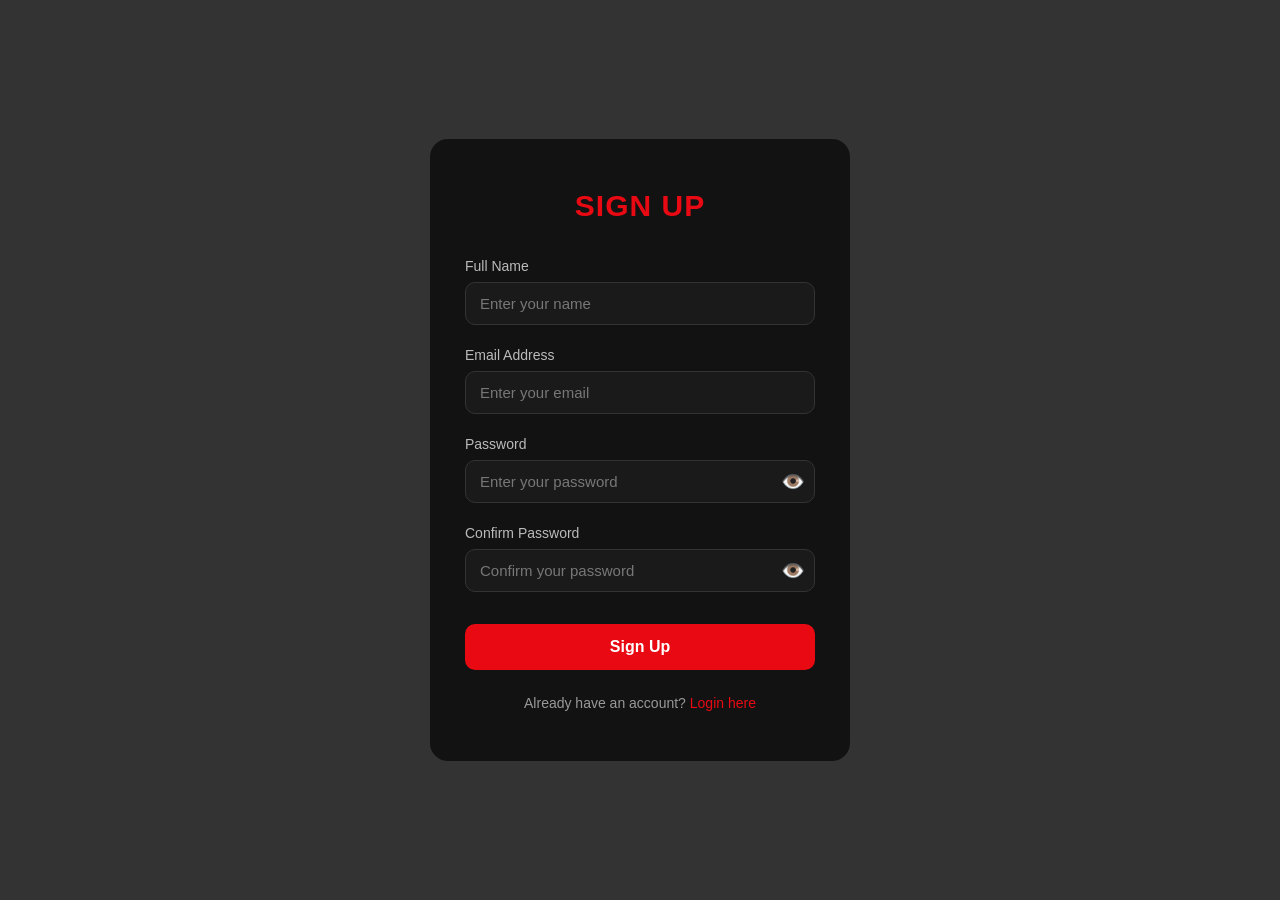
<file: index.html>
<!DOCTYPE html>
<html lang="en">
<head>
  <meta charset="UTF-8" />
  <meta name="viewport" content="width=device-width, initial-scale=1.0" />
  <title>Sign Up</title>
  <link rel="stylesheet" href="style.css" />
</head>
<body>
  <div class="container">
    <h2>Sign Up</h2>

    <form id="signup-form">
      <!-- Full Name -->
      <div class="form-group">
        <label for="name">Full Name</label>
        <input type="text" id="name" class="form-control" placeholder="Enter your name" required />
        <div class="error-message" id="name-error">Please enter a valid name (more than 2 characters).</div>
      </div>

      <!-- Email -->
      <div class="form-group">
        <label for="email">Email Address</label>
        <input type="email" id="email" class="form-control" placeholder="Enter your email" required />
        <div class="error-message" id="email-error">Please enter a valid email address.</div>
      </div>

      <!-- Password -->
      <div class="form-group password-wrapper">
        <label for="password">Password</label>
        <input type="password" id="password" class="form-control" placeholder="Enter your password" required />
        <span class="toggle-password" onclick="togglePasswordVisibility('password', this)">👁️</span>
        <div class="error-message" id="password-error">Password must be at least 6 characters long.</div>
      </div>

      <!-- Confirm Password -->
      <div class="form-group password-wrapper">
        <label for="confirm-password">Confirm Password</label>
        <input type="password" id="confirm-password" class="form-control" placeholder="Confirm your password" required />
        <span class="toggle-password" onclick="togglePasswordVisibility('confirm-password', this)">👁️</span>
        <div class="error-message" id="confirm-password-error">Passwords do not match.</div>
      </div>

      <button type="submit" class="form-control">Sign Up</button>

      <p>Already have an account? <a href="login.html">Login here</a></p>
    </form>
  </div>

  <script src="signup.js"></script>
</body>
</html>
</file>
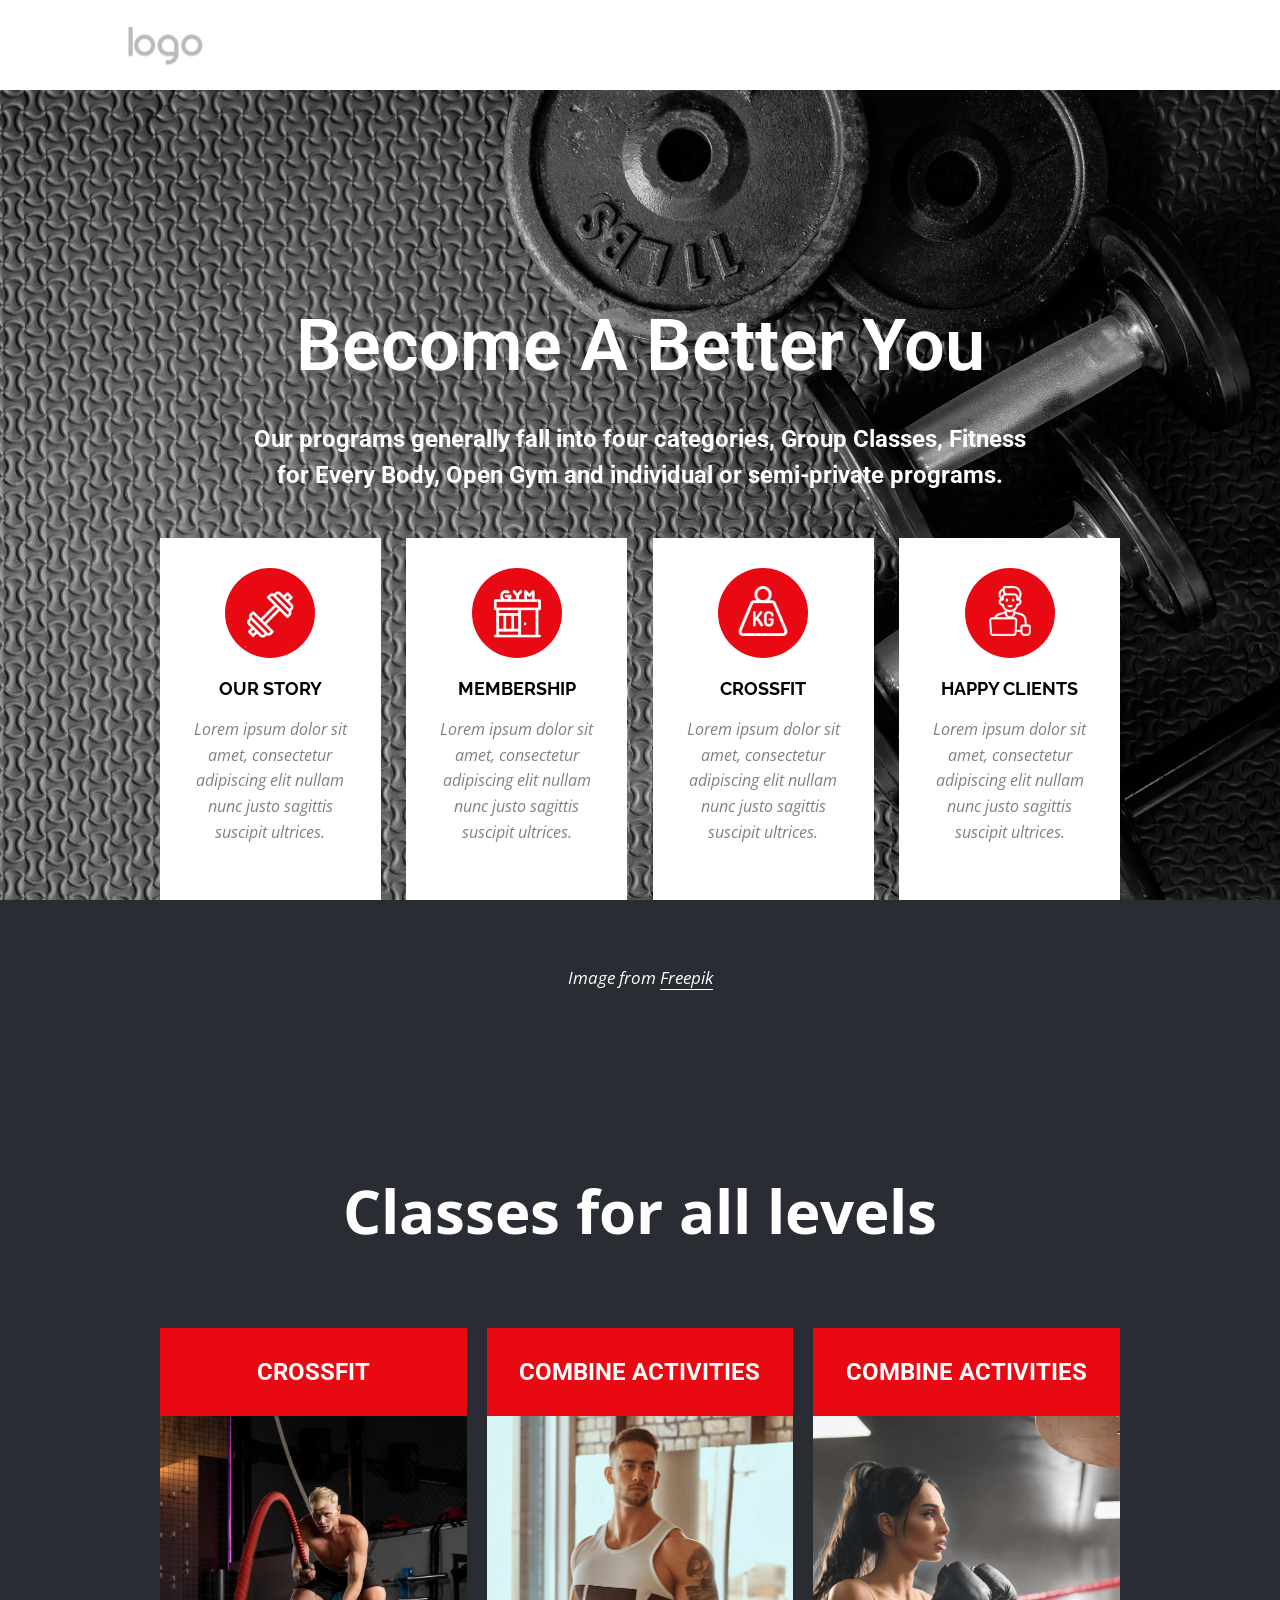
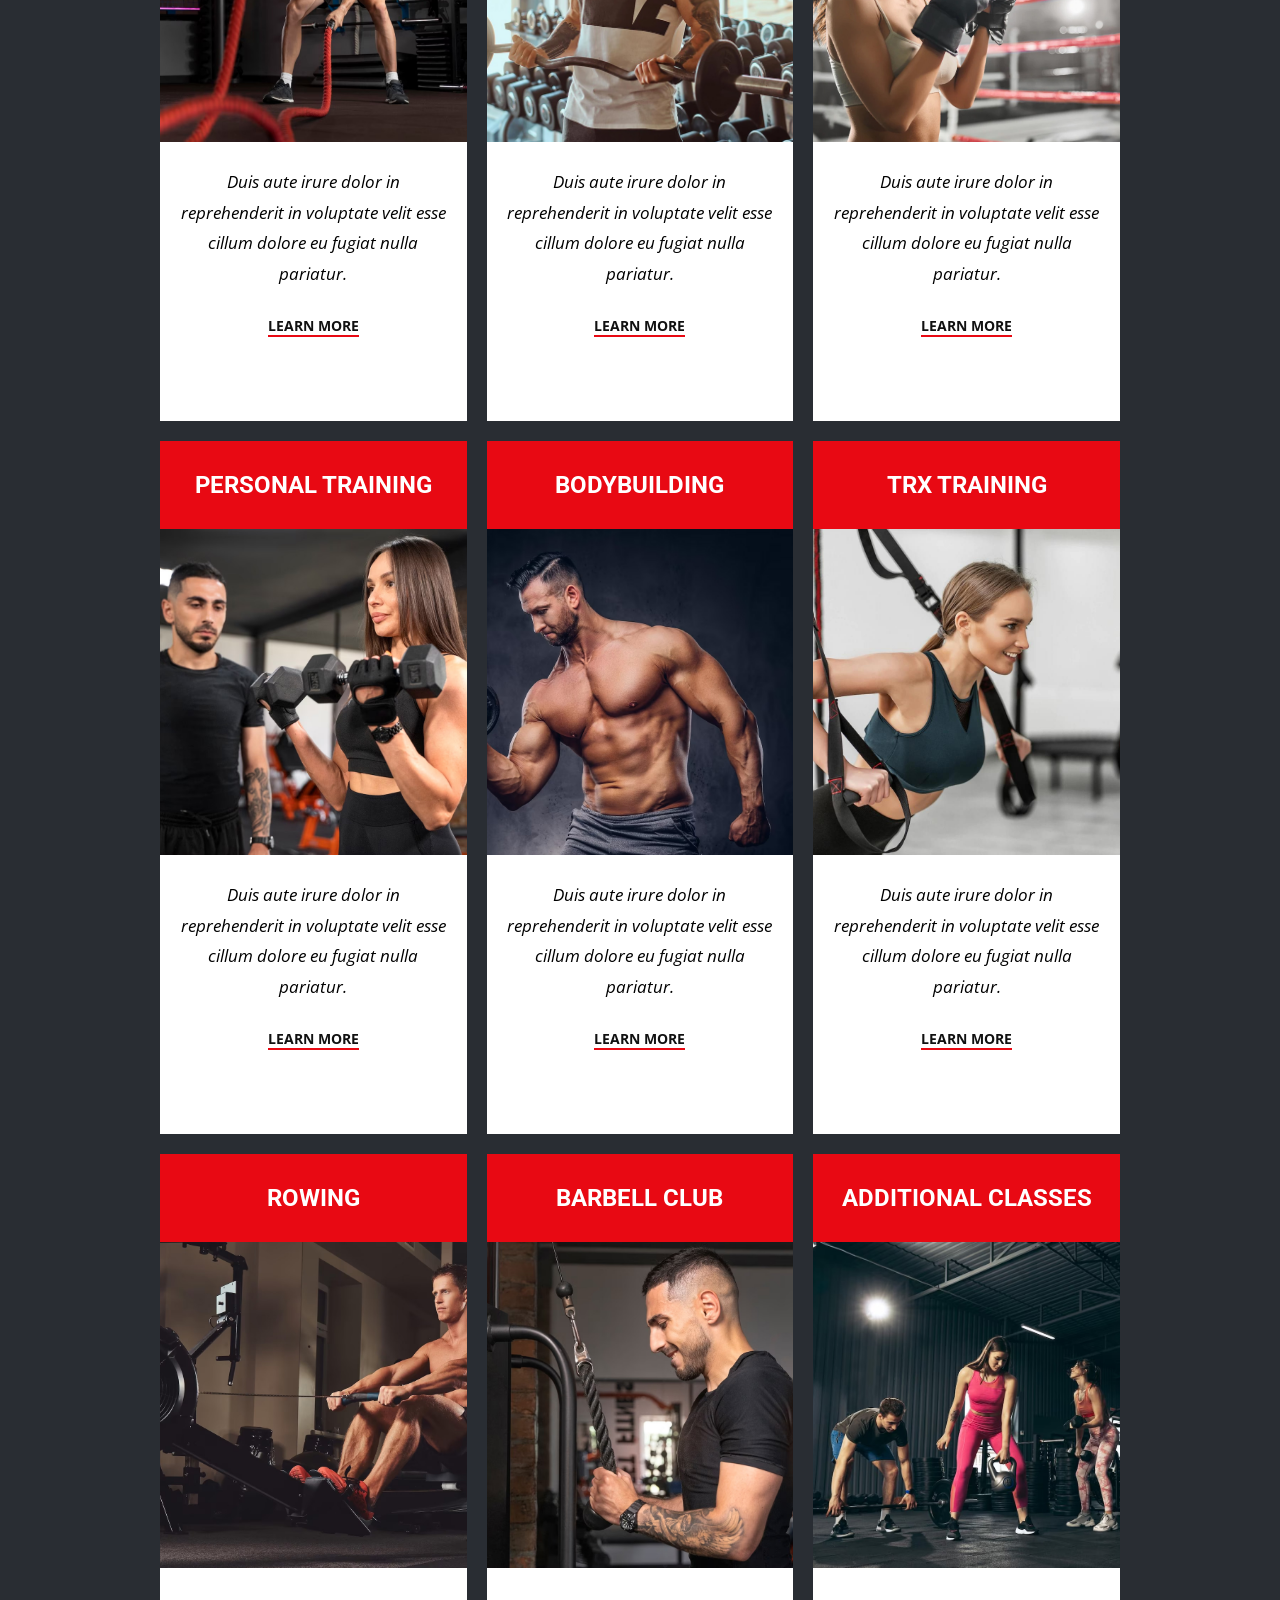
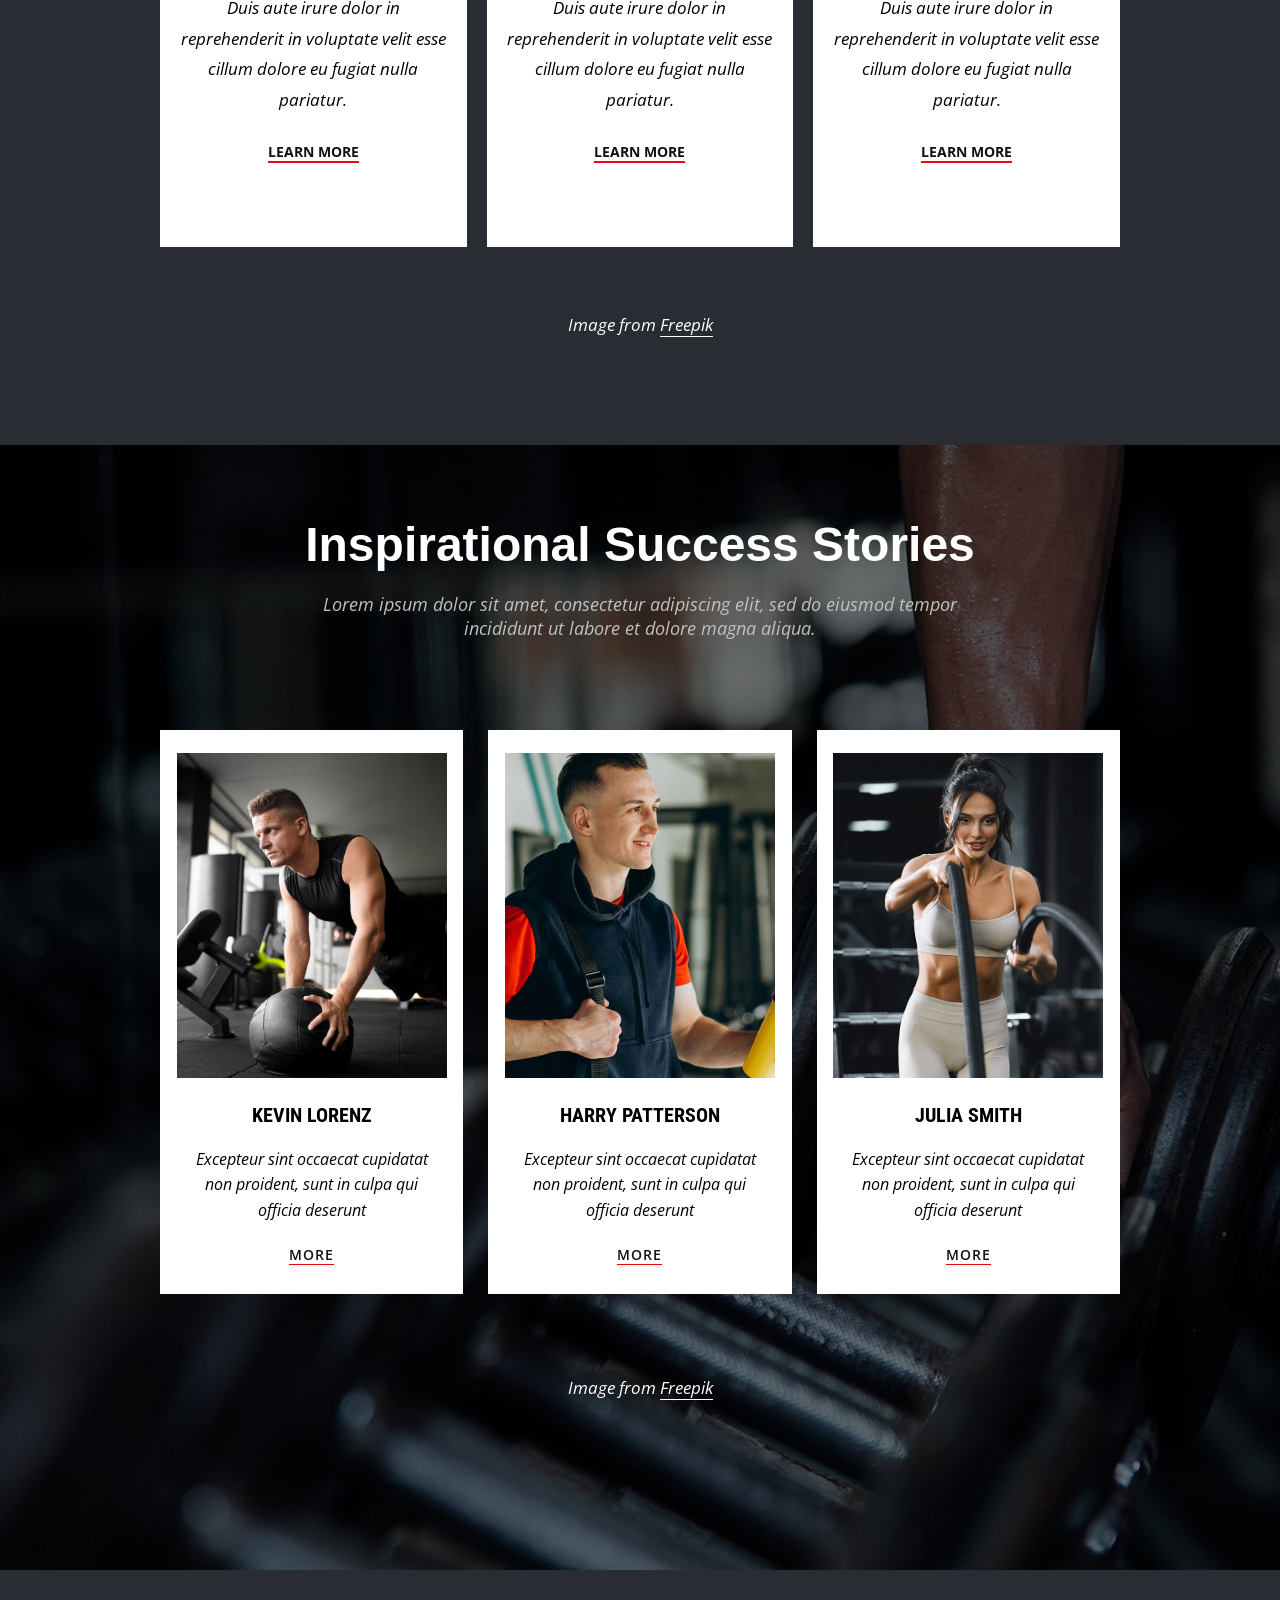
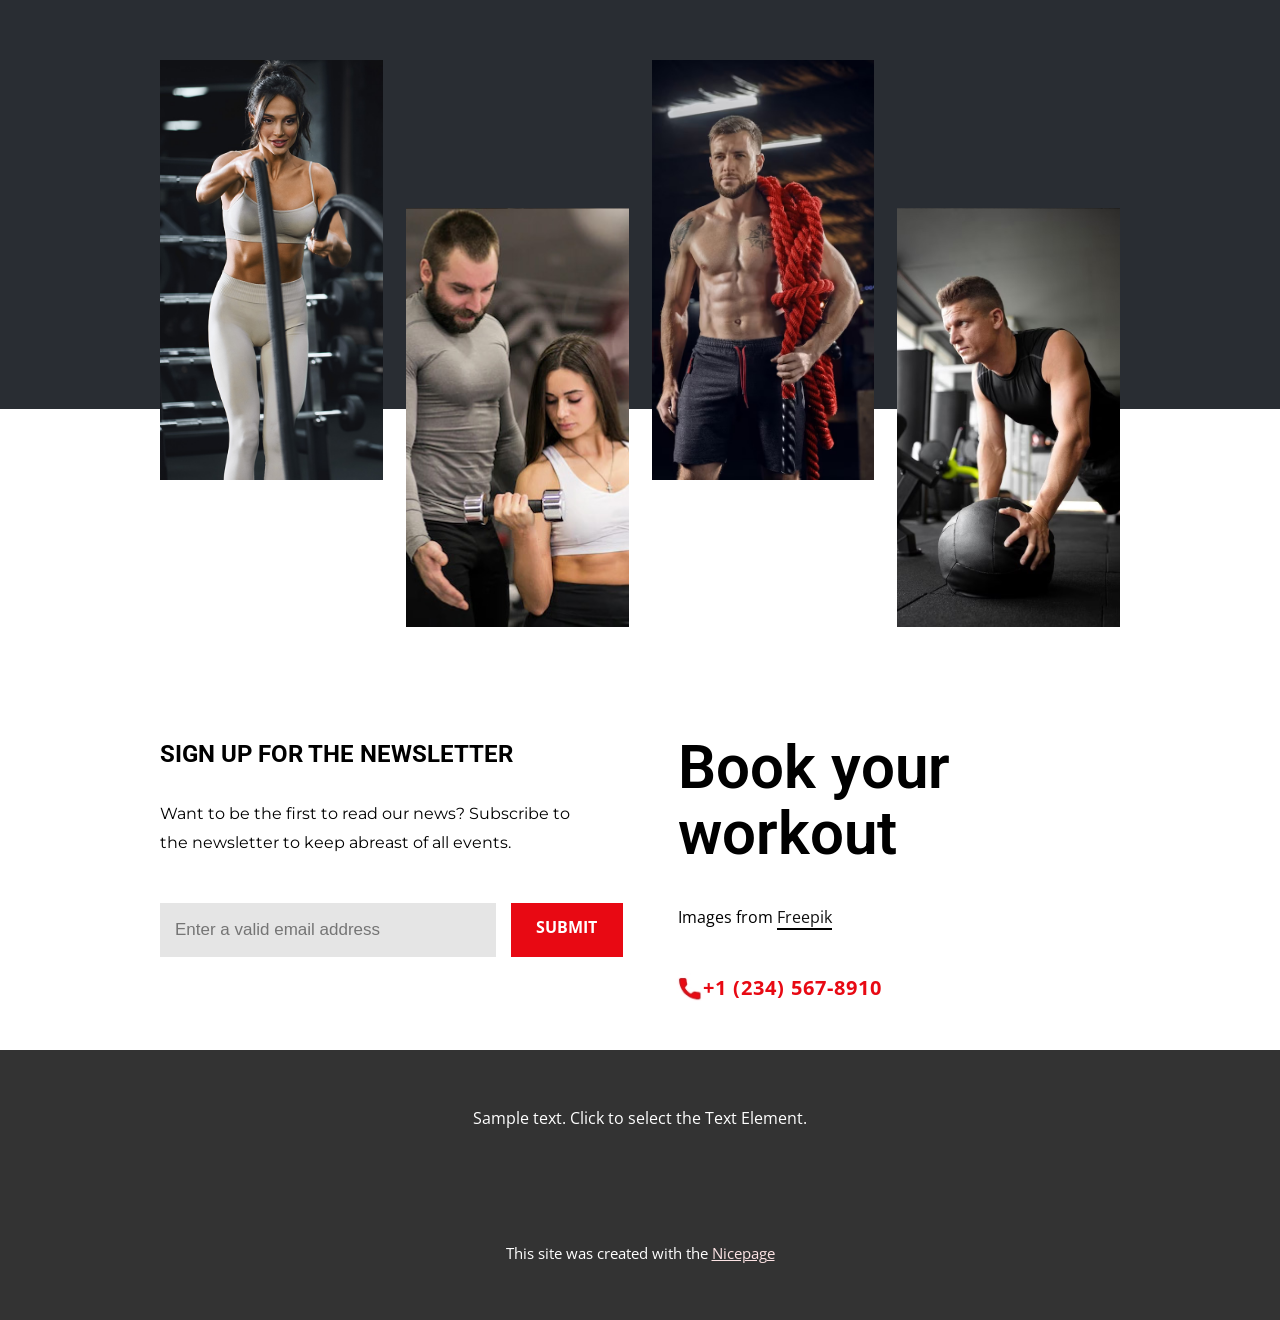
<file: home.html>
<!DOCTYPE html>
<html lang="en">
<head>
    <meta charset="UTF-8">
    <meta name="viewport" content="width=device-width, initial-scale=1.0">
    <title>Document</title>
    <link rel="stylesheet" href="index.css">
</head>
<body>
    <nav>
        <img src="imge/default-logo.png" alt="logo" width="75px" class="navim">
    </nav>
    <!-- section1 -->
    <section class="q">
        <img src="imge/er3-min.jpg" alt="logo" class="im">
        <div class="q1">
            <h1>Become A Better You</h1>
            <h5 class="qh5">Our programs generally fall into four categories, Group Classes, Fitness <br>
                for Every Body, Open Gym and individual or semi-private programs.
            </h5>
            <div class="q2">
                <div class="q3">
                    <div class="q31">
                        <div class="qi3"> <img src="imge/IMG_٢٠٢٤١٢١٩_٢١٥٣٥٢.jpg"></div>
                        <h4>Our Story</h4>
                        <p class="q3p">Lorem ipsum dolor sit amet, consectetur adipiscing elit nullam nunc justo sagittis suscipit ultrices.</p>
                    </div>
                    <div class="q32">
                        <div class="qi3"> <img src="imge/IMG_٢٠٢٤١٢١٩_٢١٥٣٢١.jpg" class="igem" ></div>
                        <h4>Membership</h4>
                        <p class="q3p">Lorem ipsum dolor sit amet, consectetur adipiscing elit nullam nunc justo sagittis suscipit ultrices.</p>
                    </div>
                    <div class="q33">
                        <div class="qi3"> <img src="imge/download (1).png" ></div> 
                        <h4>Crossfit</h4>
                        <p class="q3p">Lorem ipsum dolor sit amet, consectetur adipiscing elit nullam nunc justo sagittis suscipit ultrices.</p>
                    </div>
                    <div class="q34">
                        <div class="qi3"> <img src="imge/download (2).png" ></div>
                        <h4>Happy clients</h4>
                        <p class="q3p">Lorem ipsum dolor sit amet, consectetur adipiscing elit nullam nunc justo sagittis suscipit ultrices.</p>
                    </div>
                </div>
            </div>
            <p class="q4">Image from  <a class="qa4" href="#">Freepik</a></p>
        </div>
    </section>
    <!-- section2 -->
    <section class="w">
        <div class="w1">
            <h2 class="wh2">Classes for all levels</h2>
            <div class="w2">
                <div class="w3">
                    <div class="w31">
                        <h4 class="wh4">Crossfit</h4>
                        <img src="imge/346.jpg" alt="logo" class="imgw" >
                        <p class="wp">Duis aute irure dolor in reprehenderit in voluptate velit esse cillum dolore eu fugiat nulla pariatur.</p>
                        <a href="#" class="aw">Learn more</a>
                    </div>
                    <div class="w32">
                        <h4 class="wh4">Combine activities</h4>
                        <img src="imge/hhhh.jpg" alt="logo" class="imgw" >
                        <p class="wp">Duis aute irure dolor in reprehenderit in voluptate velit esse cillum dolore eu fugiat nulla pariatur.</p>
                        <a href="#" class="aw">Learn more</a>
                    </div>
                    <div class="w33">
                        <h4 class="wh4">Combine activities</h4>
                        <img src="imge/vvv.jpg" alt="logo" class="imgw">
                        <p class="wp">Duis aute irure dolor in reprehenderit in voluptate velit esse cillum dolore eu fugiat nulla pariatur.</p>
                        <a href="#" class="aw">Learn more</a>
                    </div>
                    <div class="w34">
                        <h4 class="wh4">Personal Training</h4>
                        <img src="imge/gh.jpg" alt="logo" class="imgw">
                        <p class="wp">Duis aute irure dolor in reprehenderit in voluptate velit esse cillum dolore eu fugiat nulla pariatur.</p>
                        <a href="#" class="aw">Learn more</a>
                    </div>
                    <div class="w35">
                        <h4 class="wh4">Bodybuilding</h4>
                        <img src="imge/tr.jpg" alt="logo" class="imgw">
                        <p class="wp">Duis aute irure dolor in reprehenderit in voluptate velit esse cillum dolore eu fugiat nulla pariatur.</p>
                        <a href="#" class="aw">Learn more</a>
                    </div>
                    <div class="w36">
                        <h4 class="wh4">Trx Training</h4>
                        <img src="imge/hhhh (1).jpg" alt="logo" class="imgw">
                        <p class="wp">Duis aute irure dolor in reprehenderit in voluptate velit esse cillum dolore eu fugiat nulla pariatur.</p>
                        <a href="#" class="aw">Learn more</a>
                    </div>
                    <div class="w37">
                        <h4 class="wh4">Rowing</h4>
                        <img src="imge/6.jpg" alt="logo" class="imgw">
                        <p class="wp">Duis aute irure dolor in reprehenderit in voluptate velit esse cillum dolore eu fugiat nulla pariatur.</p>
                        <a href="#" class="aw">Learn more</a>
                    </div>
                    <div class="w38">
                        <h4 class="wh4">Barbell Club</h4>
                        <img src="imge/577.jpg" alt="logo" class="imgw">
                        <p class="wp">Duis aute irure dolor in reprehenderit in voluptate velit esse cillum dolore eu fugiat nulla pariatur.</p>
                        <a href="#" class="aw">Learn more</a>
                    </div>
                    <div class="w39">
                        <h4 class="wh4">Additional Classes</h4>
                        <img src="imge/t4.jpg" alt="logo" class="imgw">
                        <p class="wp">Duis aute irure dolor in reprehenderit in voluptate velit esse cillum dolore eu fugiat nulla pariatur.</p>
                        <a href="#" class="aw">Learn more</a>
                    </div>

                </div>
                <p class="q4 w4">Image from  <a class=" wa4" href="#">Freepik</a></p>
            </div>
        </div>
    </section>
    <!-- section3 -->
    <section class="e">
        <div class="e1">
            <h2 class="he1">Inspirational Success Stories</h2>
            <p class="e2">Lorem ipsum dolor sit amet, consectetur adipiscing elit, 
            sed do eiusmod tempor incididunt ut labore et dolore magna aliqua.</p>
            <div class="ee3">
                <div class="e3 ">
                    <div class="e31">
                            <div class="e310">
                                <img src="imge/222.jpg" alt="photo" class="imge3">
                                <h4 class="h4e tran" >Kevin Lorenz</h4>
                            </div>
                            <p class="pe31  tran">Excepteur sint occaecat cupidatat non proident, sunt in culpa qui officia deserunt</p>
                            <a href="#" class="ea31 tran">more</a>
                    </div>
                    <div class="e32">
                        <div class="e310">
                            <img src="imge/58.jpg" alt="photo" class="imge3">
                            <h4 class="h4e tran">Harry Patterson</h4>
                        </div>
                            <p class="pe31 tran">Excepteur sint occaecat cupidatat non proident, sunt in culpa qui officia deserunt</p>
                            <a href="#" class="ea31 tran">more</a>
                    </div>
                    <div class="e33">
                        <div class="e310">
                            <img src="imge/64745322-c864-486f-a32f-adc405a416b2.jpg" alt="photo" class="imge3">
                            <h4 class="h4e tran">Julia Smith</h4>
                        </div>
                            <p class="pe31 tran">Excepteur sint occaecat cupidatat non proident, sunt in culpa qui officia deserunt</p>
                            <a href="#" class="ea31 tran">more</a>
                    </div>
                </div>
            </div>  
            <p class="q4 w4">Image from  <a class=" wa4" href="#">Freepik</a></p>
        </div>
    </section>
    <!-- section 4 -->
    <section class="r">
        <div class="r1">
            <div class="r10">
                <div class="r11"></div>
                <div class="r12"></div>
                <div class="r13"></div>
                <div class="r14"></div>
            </div>
        </div>
        <div class="r2">
        <div class="r20">
                <div class="r21">
                    <h4 class="hr4">Sign up for the newsletter</h4>
                    <p class="pr21">Want to be the first to read our news? Subscribe to the newsletter to keep abreast of all events. </p>
                    <div class="rdiv">
                        <form >
                            <input type="email" placeholder="Enter a valid email address" class="rinp" >
                            <a href="###" class="arf">Submit</a>
                        </form>
                    </div>
                </div>
                <div class="r22">
                    <div class="r220">
                        <h2 class="hr2">Book your workout</h2>
                        <p class="pr22">Images from <a href="#" class="ar22">Freepik</a></p>
                        <div class="r221">
                            <img src="imge/Screenshot_5-1-2025_202839_nicepage.com.jpeg" class="rim">
                            <a href="#" class="ar"> +1 (234) 567-8910</a>
                        </div>
                    </div>
                </div>
        </div>
        </div>
    </section>
    <footer>
        <p class="fot1">Sample text. Click to select the Text Element.</p>
        <p class="fot2"> This site was created with the <a href="#" class="afot">Nicepage</a></p>
    </footer>
</body>
</html>
</file>
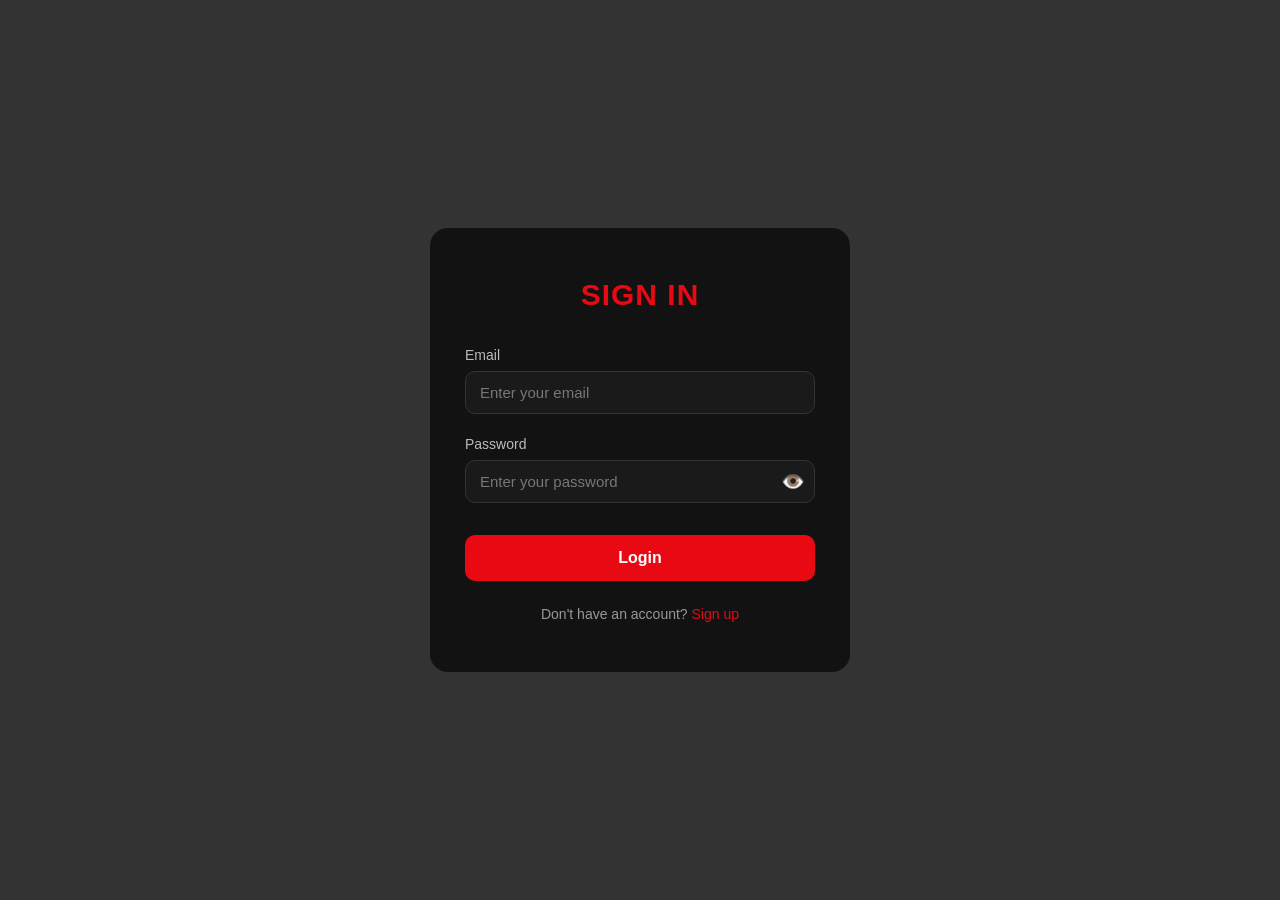
<file: login.html>
<!DOCTYPE html>
<html lang="en">
<head>
  <meta charset="UTF-8">
  <meta name="viewport" content="width=device-width, initial-scale=1">
  <title>Login</title>
  <link rel="stylesheet" href="style.css">
</head>
<body>

  <div class="login-container">
    <h2 class="form-heading">Sign In</h2>

    <form id="login-form">
      <div class="form-group">
        <label for="email">Email</label>
        <input type="email" id="email" class="form-control" placeholder="Enter your email" required>
        <div class="error-message" id="email-error">Please enter a valid email address.</div>
      </div>
        <div class="form-group password-wrapper">
          <label for="password">Password</label>
          <input type="password" id="password" class="form-control" placeholder="Enter your password" required />
          <span class="toggle-password" onclick="togglePasswordVisibility('password', this)">👁️</span>
          <div class="error-message" id="password-error">Password must be at least 6 characters long.</div>
        </div>
  
      <button type="submit">Login</button>
    </form>

    <p>Don't have an account? <a href="index.html">Sign up</a></p>
  </div>

  <script src="login.js"></script>
</body>
</html>
</file>
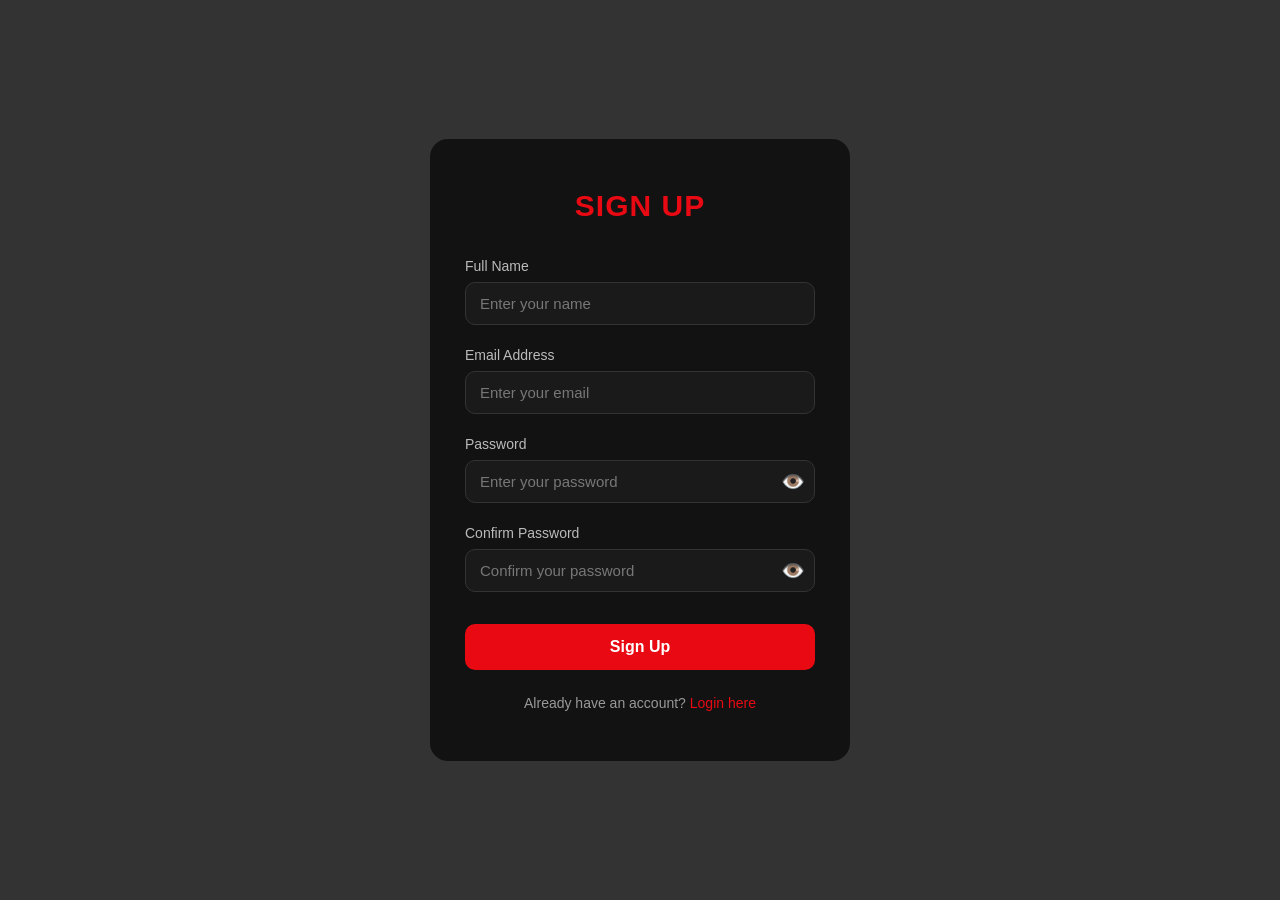
<file: signup.html>
<!-- <!DOCTYPE html>
<html lang="en">
<head>
  <meta charset="UTF-8" />
  <meta name="viewport" content="width=device-width, initial-scale=1.0"/>
  <title>Sign Up</title>
  <link rel="stylesheet" href="style.css" />
</head>
<body>
  <div class="container">
    <h2>Sign Up</h2>

    
    <form id="signup-form">
      <div class="form-group">
        <label for="name">Full Name</label>
        <input type="text" id="name" class="form-control" placeholder="Enter your name" required />
      </div>

      <div class="form-group">
        <label for="email">Email Address</label>
        <input type="email" id="email" class="form-control" placeholder="Enter your email" required />
      </div>

      <div class="form-group password-wrapper">
        <label for="password">Password</label>
        <input type="password" id="password" class="form-control" placeholder="Enter your password" required>
        <span class="toggle-password" onclick="togglePasswordVisibility('password', this)">👁️</span>
      </div>
      

      <div class="form-group password-wrapper">
        <label for="confirm-password">Confirm Password</label>
        <input type="password" id="confirm-password" class="form-control" placeholder="Confirm your password" required>
        <span class="toggle-password" onclick="togglePasswordVisibility('confirm-password', this)">👁️</span>
        <div class="error-message" id="confirm-password-error">Passwords do not match.</div>
      </div>
      

      <button type="submit" class="form-control">Sign Up</button>

      <p>Already have an account? <a href="login.html">Login here</a></p>
    </form>
  </div>

  <script src="signup.js"></script>
</body>
</html> -->


<!DOCTYPE html>
<html lang="en">
<head>
  <meta charset="UTF-8" />
  <meta name="viewport" content="width=device-width, initial-scale=1.0" />
  <title>Sign Up</title>
  <link rel="stylesheet" href="style.css" />
</head>
<body>
  <div class="container">
    <h2>Sign Up</h2>

    <form id="signup-form">
      <!-- Full Name -->
      <div class="form-group">
        <label for="name">Full Name</label>
        <input type="text" id="name" class="form-control" placeholder="Enter your name" required />
        <div class="error-message" id="name-error">Please enter a valid name (more than 2 characters).</div>
      </div>

      <!-- Email -->
      <div class="form-group">
        <label for="email">Email Address</label>
        <input type="email" id="email" class="form-control" placeholder="Enter your email" required />
        <div class="error-message" id="email-error">Please enter a valid email address.</div>
      </div>

      <!-- Password -->
      <div class="form-group password-wrapper">
        <label for="password">Password</label>
        <input type="password" id="password" class="form-control" placeholder="Enter your password" required />
        <span class="toggle-password" onclick="togglePasswordVisibility('password', this)">👁️</span>
        <div class="error-message" id="password-error">Password must be at least 6 characters long.</div>
      </div>

      <!-- Confirm Password -->
      <div class="form-group password-wrapper">
        <label for="confirm-password">Confirm Password</label>
        <input type="password" id="confirm-password" class="form-control" placeholder="Confirm your password" required />
        <span class="toggle-password" onclick="togglePasswordVisibility('confirm-password', this)">👁️</span>
        <div class="error-message" id="confirm-password-error">Passwords do not match.</div>
      </div>

      <button type="submit" class="form-control">Sign Up</button>

      <p>Already have an account? <a href="login.html">Login here</a></p>
    </form>
  </div>

  <script src="signup.js"></script>
</body>
</html>
</file>
<file: style.css>
* {
    margin: 0;
    padding: 0;
    box-sizing: border-box;
}

body {
    font-family: 'Segoe UI', sans-serif;
    background: linear-gradient(rgba(0, 0, 0, 0.8), rgba(0, 0, 0, 0.8)),
                url('https://images.unsplash.com/photo-1571019613454-1cb2f99b2d8b') no-repeat center center/cover;
    min-height: 100vh;
    display: flex;
    justify-content: center;
    align-items: center;
    color: white;
    padding: 20px;
}
  /* Form Container */
.container {
    background-color: rgba(17, 17, 17, 0.96);
    padding: 50px 35px;
    border-radius: 18px;
    width: 100%;
    max-width: 420px;
    transition: transform 0.3s ease;
}

  /* Title */
.container h2 {
    text-align: center;
    color: #e80913;
    margin-bottom: 35px;
    font-weight: 800;
    font-size: 30px;
    letter-spacing: 1px;
    text-transform: uppercase;
}

  /* Form Fields */
.form-group {
    margin-bottom: 22px;
    position: relative;
}

label {
    display: block;
    margin-bottom: 8px;
    color: #bbb;
    font-size: 14px;
    font-weight: 500;
}

input {
    width: 100%;
    padding: 12px 14px;
    background-color: #1a1a1a;
    border: 1px solid #333;
    border-radius: 10px;
    color: white;
    font-size: 15px;
    transition: all 0.3s ease;
}

input:focus {
    border-color: #e80913;
    background-color: #222;
    outline: none;
}

input::placeholder {
    color: #777;
}

/* Submit Button */
button {
    width: 100%;
    padding: 14px;
    background-color: #e80913;
    border: none;
    border-radius: 10px;
    color: white;
    font-size: 16px;
    font-weight: bold;
    cursor: pointer;
    margin-top: 10px;
    transition: background-color 0.3s ease, transform 0.2s ease;
}

button:hover {
    background-color: #b70710;
transform: translateY(-2px);
}

/* Form Footer */
p {
    text-align: center;
    margin-top: 25px;
    font-size: 14px;
color: #999;
}

a {
    color: #e80913;
    text-decoration: none;
}

a:hover {
    border-bottom: #e80913 1px solid;
}


/* Login Page Container */
.login-container {
    background-color: rgba(17, 17, 17, 0.96);
    padding: 50px 35px;
    border-radius: 18px;
    width: 100%;
    max-width: 420px;
    margin: auto;
    transition: transform 0.3s ease;
}

.login-container:hover {
    transform: scale(1.01);
}

  /* Heading */
.form-heading {
    text-align: center;
    color: #e80913;
    margin-bottom: 35px;
    font-weight: 800;
    font-size: 30px;
    letter-spacing: 1px;
    text-transform: uppercase;
}


input.valid {
    border: 2px solid green;
}

input.invalid {
    border: 2px solid red;
}

.error-message {
    color: red;
    font-size: 0.9rem;
    margin-top: 4px;
    display: none;
}

input.invalid + .error-message {
    display: block;
}


.password-wrapper {
    position: relative;
}

.toggle-password {
    position: absolute;
    top: 50%;
    right: 10px;
    /* transform: translateY(-50%); */
    cursor: pointer;
    font-size: 1.2rem;
    color: #888;
}
</file>
<file: index.css>
@import url('https://fonts.googleapis.com/css2?family=Playfair+Display:wght@700&family=Roboto:ital,wght@0,100;0,300;0,400;0,500;0,700;0,900;1,100;1,300;1,400;1,500;1,700;1,900&display=swap');
@import url('https://fonts.googleapis.com/css2?family=Playfair+Display:wght@700&family=Raleway:ital,wght@0,100..900;1,100..900&family=Roboto:ital,wght@0,100;0,300;0,400;0,500;0,700;0,900;1,100;1,300;1,400;1,500;1,700;1,900&display=swap');
@import url('https://fonts.googleapis.com/css2?family=Open+Sans:ital,wght@0,300..800;1,300..800&family=Playfair+Display:wght@700&family=Raleway:ital,wght@0,100..900;1,100..900&family=Roboto:ital,wght@0,100;0,300;0,400;0,500;0,700;0,900;1,100;1,300;1,400;1,500;1,700;1,900&display=swap');
@import url('https://fonts.googleapis.com/css2?family=Roboto+Condensed:ital,wght@0,100..900;1,100..900&display=swap');
@import url('https://fonts.googleapis.com/css2?family=Montserrat:ital,wght@0,100..900;1,100..900&display=swap');
*{
    margin: 0;
    padding: 0;
    box-sizing: border-box;
}
html{
    scroll-behavior: smooth;
}
body{
    font-family: 'Open Sans', sans-serif;
    overflow-x: hidden;
    scroll-behavior: smooth;
}
nav{
    height: 10vh;
    position: relative;
}
.navim{
    position: absolute;
    margin-left: 10%;
    margin-top: 3vh;
}
.q{
    height: 100vh;
    width: 100%;
    background-color: #292d33;
    position: relative;
}
.im{
    height: 90vh;
    width: 100% !important;
    object-fit: cover;
    filter: grayscale(100%);
    background-color: rgba(0, 0, 0, 0.5);
    animation-name: image;
    animation-duration: 1.5s;
}
@keyframes image{
    0% { transform: translateY(-100%); }
    100% { transform: translateY(0); }
}

.q1{
    position: absolute;
    width: 75%;
    top: 20%;
    right: 12.5%;
    left: 12.5%;
    text-align: center;
}
h1{
    color: white;
    font-size: 4.5rem;
    line-height: 1.1;
    font-family: "Roboto", sans-serif;
    font-weight: 600;
    margin-bottom: 4vh;
    animation-name: th1;
    animation-duration: 1.5s;
    animation-timing-function: ease-in-out;
}
@keyframes th1{
    0% { opacity: 0; 
    font-size: 25px;} 
    100% { opacity: 1; }
}
.qh5{
    color: rgb(255, 253, 253);
    line-height: 1.5;
    font-family: "Roboto", sans-serif;
    font-size: 1.5rem;
    animation-name: th5;
    animation-duration: 1.5s;
    animation-timing-function: ease-in-out;
}
@keyframes th5{
    0% { opacity: 0; 
    font-size: 14px;} 
    100% { opacity: 1; }
}

.q3{
    display: flex;
    justify-content: space-between;
    margin-top: 5vh;
    gap: 2vw;
    animation: qd3 2s ease-in-out forwards;
}
@keyframes qd3{
    0% { transform: translateY(100%); opacity: 0; }
    100% { transform: translateY(0); opacity: 1;}
}
.q31, .q32, .q33, .q34{
    background-color: white;
    height: 47vh;
    margin-top: 0vh;
    padding: 30px;
}
.qi3{
    background-color: #e80913;
    border-radius: 50%;
    width: 90px;
    height: 90px; 
    margin-left: auto;  
    margin-right: auto;
    margin-bottom: 20px;
    animation: slideFromRight 2s ease-in-out forwards;
}
@keyframes slideFromRight{
    0% { transform: translateX(100%) 
        rotate(180deg);
        opacity: 0; 
    } 
    100% { transform: translateX(0)
        rotate(0deg);
        opacity: 1;
    }
}
.q3 img{
    margin-top: 18px;
    width: 50px;
}
.igem{
    width: 60px !important;
}
.q3 h4{
    margin-top: 1vh;
    margin-bottom: 1.5vh;
    font-weight: 700;
    font-size: 1.125rem;
    font-family: "Raleway", sans-serif !important;
    text-transform: uppercase;
}
.q3p{
    font-style: italic;
    margin-top: 18px;
    margin-bottom: 0;
    color: #808080 ;
    font-family: 'Open Sans', sans-serif;
    line-height: 1.6;
    padding-bottom: 25px;
}  
.q4, .qa4, .wa4{
    text-align: center;
    margin-top: 7vh;
    color: white;
    font-style: italic;
    line-height: 1.8;
    font-size: 17px;
    text-decoration: none;
    animation-name: tq4;
    animation-duration: 3.8s;
    animation-timing-function: ease-in-out;
}
@keyframes tq4{
    0% { opacity: 0; 
    font-size: 14px;} 
    100% { opacity: 1; }
}

.qa4, .wa4{
    border-bottom: 1px white solid;
    
}
.qa4:hover{
    border: none;
    color: rgb(205, 204, 204);
}
@media(max-width:450px){
    .q{
        height: 285vh;
    }
    .im{
        height: 100vh;
    }
    .q1{
        width: 90%;
        top: 10%;
        right: 5%;
        left: 5%;
    }
    h1{
        font-size: 3.5rem;
        margin-bottom: 3vh;
    }
    .qh5{
        font-size: 1.3rem;
        line-height: 1.5;
    }
    .q3{
        display: block;
        margin-top: 5vh;
    }
    .q31, .q32, .q33, .q34{
        margin-bottom: 4vh;
        height: auto;
    }
}
@media (min-width:451px) and (max-width:650px){
    .q{
        height: 195vh;
    }
    .im{
        height: 90vh;
    }
    .q1{
        width: 85%;
        top: 10%;
        right: 7.5%;
        left: 7.5%;
    }
    h1{
        font-size: 3.5rem;
    }
    .qh5{
        font-size: 1.5rem;
    }
    .q3{
        display: flex;
        flex-wrap: wrap;
        justify-content: space-between;
        margin-top: 3vh;
        gap: 3vw;
    }
    .q31, .q32, .q33, .q34{

        background-color: white;
        height: auto;
        
        flex-basis: 48%;
    }
}
@media (min-width:651px) and (max-width:850px){
    .q{
        height: 190vh;
    }
    .im{
            height: 90vh;
        }
        .q1{
        
            width: 85%;
        top: 10%;
        right: 7.5%;
        left: 7.5%;
        }
        h1{
            font-size: 3.5rem;
        }
        .qh5{
            font-size: 1.5rem;
        }
        .q3{
        display: flex;
        flex-wrap: wrap;
        justify-content: space-between;
            margin-top: 3vh;
            gap: 3vw;
        }
        .q31, .q32, .q33, .q34{
            background-color: white;
        height: auto;
        
        flex-basis: 48%;
        }
}
@media (min-width:851px) and (max-width:1050px){
    .q{
        height: 120vh;
        
    }
    h1{
        font-size: 4.4rem;
    }
    .qh5{

        font-size: 1.4rem;
    }
    .q31, .q32, .q33, .q34{
        height: auto;
    }
    .q1{
        
        width: 85%;
        top: 10%;
        right: 7.5%;
        left: 7.5%;
    }
    .im{
        height: 80vh;
    }
    }
    @media (min-width:1051px) {
    .q{
        height: 120vh;
        
    }
    .q31, .q32, .q33, .q34{
        height: auto;
    }

}
/*section2*/
.w{
    height: 275vh;
    width: 100%;
    background-color: #292d33;
    position: relative;

}

.w1{
    position: absolute;
    width: 75%;
    right: 12.5%;
    left: 12.5%;
    text-align: center;
    height: 100%;
    display: flex;
    flex-direction: column;
    flex-shrink: 0;
}
.wh2{
    color: white;
    font-size: 3.75rem;
    margin: 60px auto 0;
    padding-top: 60px;
    animation: th2 1.5s ease-in-out forwards;
}
@keyframes th2{
    0% { opacity: 0; 
    font-size: 14px;} 
    100% { opacity: 1; }
}
.w2{
    display: flex;
    flex-direction: column;
    flex-shrink: 0;
    height: 88%;
    margin: 6% 0 0 0;
}
.w3{
    display: grid;
    grid-template-columns: repeat(3, 1fr);
    grid-template-rows: repeat(3, 1fr);
    gap: 20px;
    text-align: center;
    animation: wd3 2s ease-in-out forwards;
}
@keyframes wd3{
    0% { transform: translateY(10%);
        opacity: 0;
    }
    100% { transform: translateY(0); 
        opacity: 1;
    }
}
.w31, .w32, .w33, .w34, .w35, .w36, .w37,.w38 ,.w39{
    background-color: #ffffff;
    height: auto;
    height: 73vh;
}
.imgw{
    height: 47%;
    width: 100%;
    object-fit: cover;
}
.wh4{
    font-weight: 700;
    font-size: 1.5rem;
    margin: 0 auto;
    word-wrap: break-word;
    text-transform: uppercase;
    line-height: 1.2;
    font-family: "Roboto", sans-serif;
    color: #ffffff;
    background-color: #e80913 !important;
    padding:  30px;
}
.wp{
    font-style: italic;
    line-height: 1.8;
    word-wrap: break-word;
    padding: 25px 20px;
    margin-top: -5px;
    font-size: 17px;
}
.aw{
    color: #111111 !important;
    text-transform: uppercase;
    font-size: 0.875rem;
    font-weight: 700;
    text-decoration: none;
    border-bottom: 2px solid #e80913;
    margin-top: 5px;
}
.aw:hover{
    color: #f1c50e !important;
}
.wa4:hover{
    border-color: #e80913 !important;
}
.wa4:hover{
    border-color: #e80913;
    color: rgb(205, 204, 204);
}
@media(max-width:450px){
    .w{
        height: 785vh;
    }
    .w1{
        width: 90%;
        right: 5%;
        left: 5%;
    }
    .wh2{
        font-size: 2.9rem;
        margin: 30px auto 0;
        padding-top: 15px;
        margin-bottom: 5vh;
        margin-top: -10vh;
    }
    .w2{
        height: 88%;
        margin: 6% 0 0 0;
    }
    .w3{
        grid-template-columns: repeat(1, 1fr);
        grid-template-rows: repeat(9, 1fr);
        gap: 25px;
    }
    .w31, .w32, .w33, .w34, .w35, .w36, .w37,.w38 ,.w39{
        height: 80vh;
    }
}
@media (min-width:451px) and (max-width:650px){
    .w{
    height: 675vh;
    }
    .w1{
    width: 90%;
    right: 5%;
    left: 5%;
    }
    .wh2{
        font-size: 3.5rem;
    margin: 30px auto 0;
        padding-top: 15px;
    margin-bottom: 5vh;
    margin-top: 0vh;
    }
    .w3{
    grid-template-columns: repeat(1, 1fr);
    grid-template-rows: repeat(9, 1fr);
    gap: 25px;
    }
    .w31, .w32, .w33, .w34, .w35, .w36, .w37,.w38 ,.w39{
    height: 67vh;

    }
}
@media (min-width:651px) and (max-width:850px){
    .w{
    height: 383vh;
    }
    .w1{
    width: 85%;
    right: 7.5%;
    left: 7.5%;
    }
    .wh2{
        font-size: 3.65rem;
        margin: 30px auto 0;
        padding-top: 0;
    margin-bottom: 2vh;
    margin-top: -35vh;
    }
    .w3{
    grid-template-columns: repeat(2, 1fr);
    grid-template-rows: repeat(5, 1fr);
    gap: 25px;
    }
    .w31, .w32, .w33, .w34, .w35, .w36, .w37,.w38 ,.w39{
    height: 73.5vh;
    }
    .wh4{
    padding:  30px 0;
    font-size: 1.125rem;
}
}
@media (min-width:851px) and (max-width:1050px){
    .w{
    height: 290vh;
    }
    .w1{
    width: 85%;
    right: 7.5%;
    left: 7.5%;
    }
    .wh2{
        font-size: 3.65rem;
        margin: 30px auto 0;
        padding-top: 0;
    margin-bottom: 2vh;
    margin-top: 0vh;
    }
    .w3{
    grid-template-columns: repeat(3, 1fr);
    grid-template-rows: repeat(3, 1fr);
    gap: 20px;
    }
    .w31, .w32, .w33, .w34, .w35, .w36, .w37,.w38 ,.w39{
    height: 82vh;
    }
    .wh4{
    padding:  30px 0;
    font-size: 1rem;
}
}
@media (min-width:1051px) {
    .w{
    height: 275vh;
    }
    .w1{
    width: 75%;
    right: 12.5%;
    left: 12.5%;
    }
    .wh2{
        font-size: 3.75rem;
        margin: 30px auto 0;
        padding-top: 0;
    margin-bottom: 2vh;
    margin-top: 0vh;
    }
    .w3{
    grid-template-columns: repeat(3, 1fr);
    grid-template-rows: repeat(3, 1fr);
    gap: 20px;
    }
    .w31, .w32, .w33, .w34, .w35, .w36, .w37,.w38 ,.w39{
    height: 77vh;
    }
    .wh4{
    padding:  30px 0;
}
}
/*section3*/
.e{
    height: 125vh;
    width: 100%;
    background-image: linear-gradient(0deg, rgba(0, 0, 0, 0.55), rgba(0, 0, 0, 0.55)),
        url(imge/erer-min.jpg);
    background-position: center;
    position: relative;
    background-size: cover;
    text-align: center;
}
.e1{
    position: absolute;
    width: 75%;
    right: 12.5%;
    left: 12.5%;
    height: 100%;
    display: flex;
    flex-direction: column;
    flex-shrink: 0;
}
.he1{
    font-size: 3rem;
    font-weight: 700;
    color: #ffffff;
    margin-top: 8vh;
    font-family:" Roboto", sans-serif;
    animation: he1 2s ease-in-out forwards;
}
@keyframes he1{
    0% { opacity: 0; 
    font-size: 17px;} 
    100% { opacity: 1; }
}
.e2{
    width: 659px;
    font-size: 1.125rem;
    font-style: italic;
    margin: 20px auto 0;
    color: #c0c0c0 !important;
    margin-bottom: 10vh;
    animation: e2 2s ease-in-out forwards;
}
@keyframes e2{
    0% { opacity: 0; 
    font-size: 7px;} 
    100% { opacity: 1; }
}
.ee3{
    display: flex;
    flex-direction: row;
    flex-wrap: wrap;
    width: 100%;
    margin-left: auto;
    margin-left: auto;
}

.e3{

    display: grid;
    grid-template-columns: repeat(3, 1fr);
    gap: 25px;
    width: calc(100%-50px);
    height: 105%;
    animation: e3 2s ease-in-out forwards;

}
@keyframes e3{
    0% { transform: translateY(100%); opacity: 0; }
    100% { transform: translateY(0); opacity: 1;}
}
.e31, .e32, .e33{
    background-color: #ffffff;
    height: auto;
    width: 100%;
    margin-bottom: 5vh;
}
.imge3{
    margin-top: 2.5vh;
    width: 89%;
    height: 325px;
    object-fit: cover;
}
.h4e{
    font-weight: 700;
    /*   transition: transform 0.5s ease-in-out;*/
    font-size: 1.25rem;
    margin: 20px 0 0;
    font-family: 'Roboto Condensed', sans-serif !important;
    text-transform: uppercase;
}
/*.h4e:hover{
transform: translateY(-5px);
}*/
.pe31{
    font-style: italic;
    /*  transition: transform 0.5s ease-in-out;*/
    margin: 20px 0 0;
    word-wrap: break-word;
    padding: 0 30px;
    line-height: 1.6;
    margin-bottom: 20px;
}
/*.pe31:hover{
transform: translateY(-5px);
}*/
.ea31{
    font-size: 0.875rem;
    letter-spacing: 1px;
    text-transform: uppercase;
    font-weight: 600;
    /* transition: transform 0.5s ease-in-out;*/
    text-decoration: none;
    color: #111111 !important;
    border-bottom: 1.7px solid #e80913;

}
.tran{
    transition: transform 0.5s ease-in-out;
}
.tran:hover{
    transform: translateY(-5px);
}
.ea31:hover{
    border-bottom-color: black;
}
@media(max-width:450px){
    .e{
        height: 300vh;
    }
    .e1{
        width: 90%;
        right: 5%;
        left: 5%;
        height: 100%;
    }
    .he1{
        font-size: 2rem;
    }
    .e2{
        width: 80%;
        font-size: 1rem;
    }
    .ee3{
        flex-direction: column;
    }

    .e3{
        
        display: grid;
        grid-template-columns: repeat(1, 1fr);
        gap: 15px;
    }
    .e31, .e32, .e33{
        margin-bottom: 0vh;
        height: 100%;
        margin-bottom: 5vh;
    }

}
@media (min-width:451px) and (max-width:650px){
    .e{
        height: 213vh;
    }
    .e1{
        width: 90%;
        right: 5%;
        left: 5%;
        height: 100%;
    }
    .he1{
        font-size: 2.125rem;
    }
    .e2{
        width: 80%;
        font-size: 1rem;
    }
    .ee3{
        flex-direction: column;
    }

    .e3{
        
        display: grid;
        grid-template-columns: repeat(2, 1fr);
        gap: 15px;
    }
    .e31, .e32, .e33{
        margin-bottom: 0vh;
        height: 100%;
        margin-bottom: 5vh;
    }
    .pe31{

        padding: 0 10px;
        line-height: 1.6;
        margin-bottom: 20px;
    }
}
@media (min-width:651px) and (max-width:850px){
    .e{
        height: 200vh;
    }
    .e1{
        width: 85%;
        right: 7.5%;
        left: 7.5%;
    }
    .he1{
        font-size: 2.5rem;
    }
    .e2{
        width: 80%;
        font-size: 1.1rem;
    }
    .ee3{
        flex-direction: column;
    }

    .e3{
        
        display: grid;
        grid-template-columns: repeat(2, 1fr);
        gap: 15px;
    }
    .e31, .e32, .e33{
        margin-bottom: 0vh;
        height: 100%;
        margin-bottom: 5vh;
    }
    .pe31{

        padding: 0 10px;
        line-height: 1.6;
        margin-bottom: 20px;
    }
}
@media (min-width:851px) and (max-width:1050px){
    .e{
        height: 125vh;
    }
    .e1{
        width: 85%;
        right: 7.5%;
        left: 7.5%;
    }
    .he1{
        font-size: 2.75rem;
    }
    .e2{
        width: 80%;
        font-size: 1.125rem;
    }
    .ee3{
        flex-direction: row;
    }

    .e3{
        
        display: grid;
        grid-template-columns: repeat(3, 1fr);
        gap: 15px;
    }
    .e31, .e32, .e33{
        margin-bottom: 0vh;
        height: 100%;
        margin-bottom: 0vh;
    }
    .pe31{

        padding: 0 15px;
        line-height: 1.6;
        margin-bottom: 20px;
    }
}

/* section4*/

.r{
    height: 120vh;
    width: 100%;
    position: relative;
}
.r1{
    height: 65vh;
    width: 100%;
    background: linear-gradient(to bottom , #292d33 75%, white 25% );
    position: relative;
} 
.r10{
    width: 75%;
    right: 12.5%;
    left: 12.5%;
    height: 97%;
    position: absolute;
    margin: 0 auto;
    display: grid;
    margin-top: 10vh;
    gap: 23px;
    grid-template-areas:
        " pic1 . pic3 ." 
        " pic1 pic2 pic3 pic4"
        " pic1 pic2 pic3 pic4"
        ". pic2 . pic4"
        ;
}
.r11, .r12, .r13, .r14{
    background-position: center;
    background-size: cover;
}
.r11{
    grid-area: pic1;
    background-image: url(imge/64745322-c864-486f-a32f-adc405a416b2\ \(1\).jpg);
    animation-name: pic1;
    animation-duration: 2s;
}
.r12{
    grid-area: pic2;
    background-image: url(imge/sd3.jpg);
    animation-name: pic2;
    animation-duration: 2s;
}
.r13{
    grid-area:pic3 ; 
    background-image: url(imge/02.jpg);
    animation-name: pic1;
    animation-duration: 2s;
}
.r14{
    grid-area: pic4;
    background-image: url(imge/222.jpg);
    animation-name: pic2;
    animation-duration: 2s;
}
@keyframes pic1{
    0%{
        transform: translateY(-100%);
    }
    100%{
        transform: translateY(0);
    }
}
@keyframes pic2{
    0%{
        transform: translateY(30%);
    }
    100%{
        transform: translateY(0);
    }
}
.r2{
    height: 45vh;
    margin-top: 20vh;
    animation-name: r2;
    animation-duration: 2s;
}
@keyframes r2{
    0%{
        transform: scale(0.3);
    }
    100%{
        transform: scale(1);
    }
}
.r20{
    width: 75%;
    right: 12.5%;
    left: 12.5%;
    height: 45vh;
    position: absolute;
    margin: 0 auto;
    display: grid;
    grid-template-columns: repeat(2, 1fr);
    gap: 35px;
}
.r21{
    position: relative;
}
.hr4{
    word-wrap: break-word;
    font-weight: 700;
    text-transform: uppercase;
    font-size: 1.5rem;
    line-height: 1.6;
    font-family: "Roboto", sans-serif;
    margin-bottom: 3vh;
}
.pr21{
    width: 90%;
    font-family: "Montserrat", sans-serif !important;
    line-height: 1.8;
    font-weight: 400;
    margin-bottom: 5vh;
}
.rdiv form{
    display: grid;
    grid-template-columns: 3fr 1fr;
    gap: 15px;
    height: 6vh;

}
.rinp{
    background-color: #e5e5e5;
    border:#e5e5e5 ;
}
.rinp:focus{
    border: none; outline: none;
}
[placeholder]{
    padding-left: 15px;
    font-size: 17px;
}
.arf{
    color: #ffffff ;
    background-color: #e80913;
    text-decoration: none;
    text-align: center;
    padding-top:1.5vh ;
    text-transform: uppercase;
    font-weight: 700;
}
.arf:hover{
    background-color: #000;
}
.r22{
    position: relative;
}
.r220{
    margin-left: 20px;
}
.hr2{
    font-size: 3.75rem;
    line-height: 1.1;
    font-weight:600;
    font-family: "Roboto", sans-serif;
    margin-bottom: 4vh;
}
.pr22{
    line-height: 1.8;
    font-style: 17px;
}
.ar22{
    color: #111111;
    text-decoration: none;
    border-bottom: 2px solid black;
}
.r221{
display: flex; 
align-items: center;
margin-top:4vh ;
}
.rim{
width: 40px;
margin-left: -15px;
margin-top: 5px;
}
.ar{
color: #e80913 !important;
text-decoration: none;
font-weight: 700;
font-size: 1.25rem;
letter-spacing: 1px;
}
.ar:hover{
color: #f1c50e !important;
}
@media(max-width:450px){
.r{
    height: 345vh;
}
.r1{
    width: 100%;
    height: 250vh;
    background: linear-gradient(to bottom , #292d33 20%, white 0%);
} 
.r10{
    width: 90%;
    right: 5%;
    left: 5%;
    grid-template-areas:
        " pic1" 
        "  pic2 "
        "  pic3 "
        " pic4"
        ;
}
.r2{
    height: 40vh;
    margin-top: 15vh;
}

.r20{
    width: 90%;
    right: 5%;
    left: 5%;
    height: 18%;
    grid-template-columns: repeat(1, 1fr);
    gap: 5vh;
}
.hr2{
    font-size: 2rem;
}

}
@media (min-width:451px) and (max-width:650px){
.r{
    height: 400vh;
}
.r1{
    width: 100%;
    height: 310vh;
    background: linear-gradient(to bottom , #292d33 20%, white 0%);
} 
.r11{
    background-position: 50% 10%;
}
.r10{
    width: 90%;
    right: 5%;
    left: 5%;
    grid-template-areas:
        " pic1" 
        "  pic2 "
        "  pic3 "
        " pic4"
        ;
}
.r2{
    height: 40vh;
    margin-top: 15vh;
}

.r20{
    width: 90%;
    right: 5%;
    left: 5%;
    height: 18%;
    grid-template-columns: repeat(1, 1fr);
    gap: 5vh;
}
.hr2{
    font-size: 2.5rem;
}

}
@media (min-width:651px) and (max-width:850px){
.r{
    height: 300vh;
}
.r1{
    height: 60%;
    background: linear-gradient(to bottom , #292d33 20%, white 0%);
} 
.r10{
    width: 85%;
    right: 7.5%;
    left: 7.5%;
    height: 97%;
    position: absolute;
    margin-top: 10vh;
    gap: 23px;
    grid-template-areas:
        " pic1 ." 
        " pic1 pic2 "
        " pic1 pic2 "
        ". pic2 "
        "pic3 ."
        "pic3 pic4"
        "pic3 pic4"
        ". pic4"
        ;
}

.r2{
    height: 40%;
    margin-top: 20vh;
}

.r20{
    width: 85%;
    right: 7.5%;
    left: 7.5%;
    height: 30%;
    grid-template-columns: repeat(1, 1fr);
    
}


.pr21{
    width: 80%;
    
    margin-bottom: 0vh;
}
.rdiv form{
    display: grid;
    grid-template-rows: 1fr 1fr;
    grid-template-columns: 1fr;
    gap: 25px;
    height: 18vh;
    margin-top: 5vh;
}
.arf{
    padding-top:1.7vh ;
}

.r220{
    margin-left: 0px;
}

}
@media (min-width:851px) and (max-width:1050px){
    .r{
        height: 140vh;
    }
    .r10, .r20{
        width: 85%;
        right: 7.5%;
        left: 7.5%;
    }
}
footer{
    color: #ffffff;
    background-color: #333333;
    display: flex;
    height: 30vh;
    width: 100%;
    align-items: center;
    justify-content: space-around;
    flex-direction: column;
}
.fot2{
    font-size: 15px;
}
.afot{
    color: #fde4e5;
    font-size: 14.5px;
}
.afot:hover{
    color: #a1a1a1;
    text-decoration: none;
}
</file>
